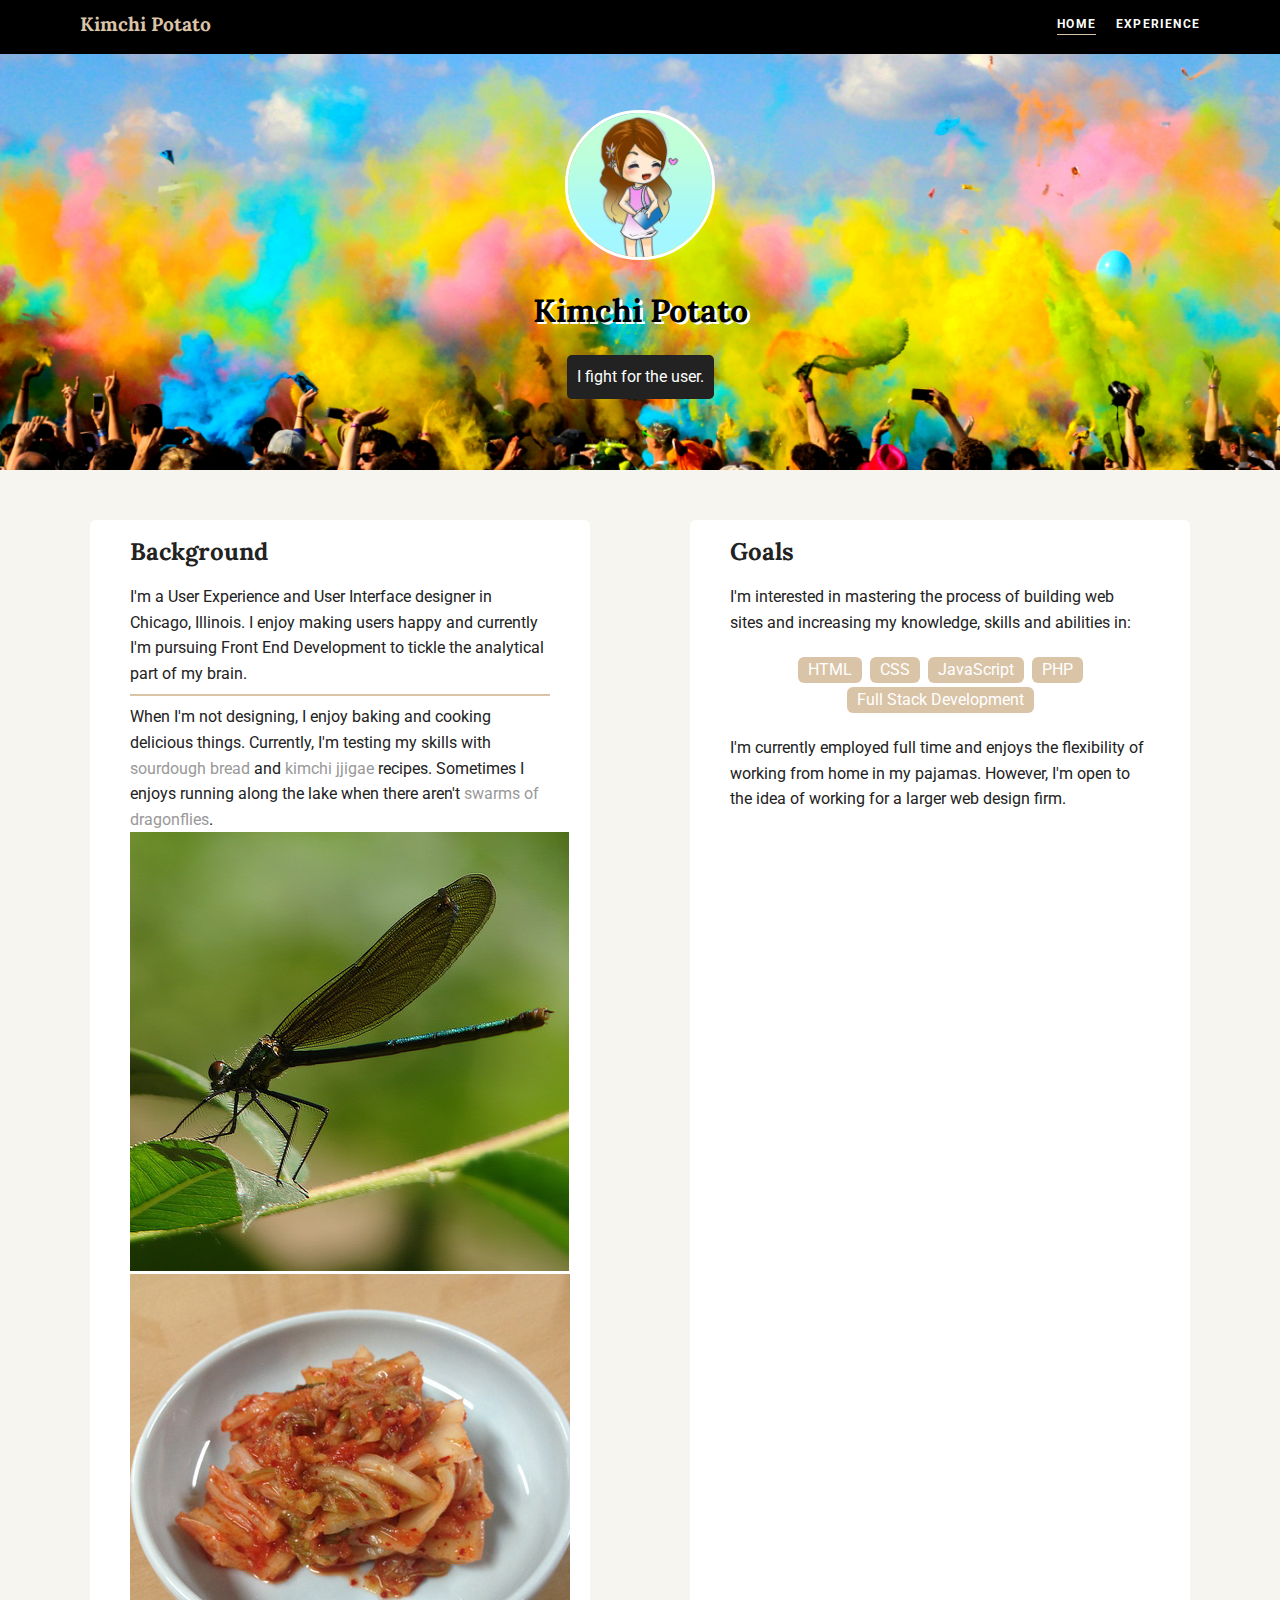
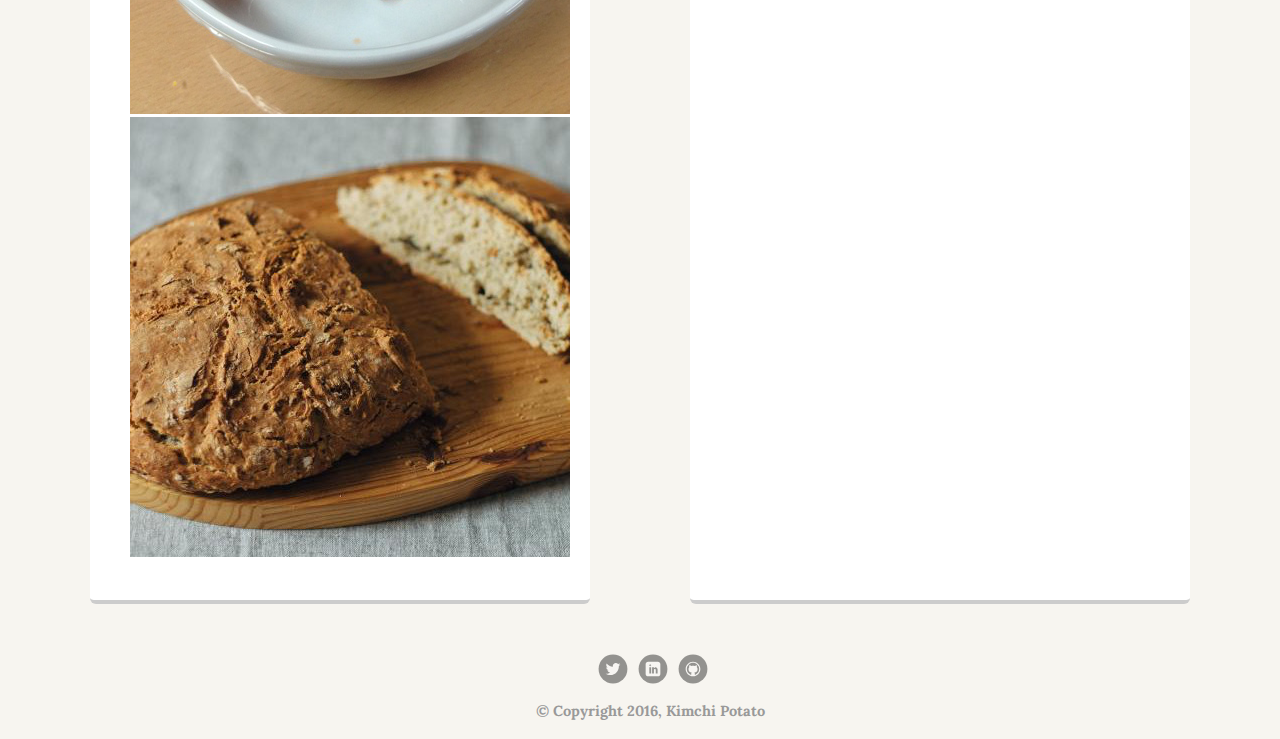
<file: index.html>
<!doctype html>
<html lang="en">
<head>
  <meta charset="utf-8">
  <title>Kimchi Potato's Profile</title>
  <meta name="viewport" content="width=device-width, initial-scale=1.0">
  <link rel="stylesheet" href="css/reset.css"> <!-- CSS reset -->
  <link rel="stylesheet" href="css/styles.css">
  <link href="https://fonts.googleapis.com/css?family=Muli%7CRoboto:400,300,500,700,900" rel="stylesheet">
  <link href='https://fonts.googleapis.com/css?family=Lora:400,700' rel='stylesheet' type='text/css'>
  <script src="js/modernizr.js"></script> <!-- Modernizr --></head>
  <body>

    <div class="main-nav">
        <ul class="nav">
          <li class="name">Kimchi Potato</li>
          <li><a href="index.html" class="selected">Home</a></li>
          <li><a href="experience.html">Experience</a></li>
        </ul>
    </div>

    <header>
      <img src="images/me.png" alt="Drawing of me" class="profile-image">
      <h1 class="tag name">Kimchi Potato</h1>
      <p class="tag location">I fight for the user.</p>
    </header>

    <main class="flex">
      <div class="card">
        <h2>Background</h2>
        <p>I'm a User Experience and User Interface designer in Chicago, Illinois. I enjoy making users happy and currently I'm pursuing Front End Development to tickle the analytical part of my brain.</p>
        <hr>
        <p>When I'm not designing, I enjoy baking and cooking delicious things. Currently, I'm testing my skills with <a href="https://www.theperfectloaf.com/best-sourdough-recipe/" target="_blank">sourdough bread</a> and <a href="http://www.maangchi.com/recipe/kimchi-jjigae" target="_blank">kimchi jjigae</a> recipes. Sometimes I enjoys running along the lake when there aren't <a href="https://www.dnainfo.com/chicago/20160803/lincoln-park/giant-dragonfly-swarms-are-coming-but-you-have-nothing-fear" target="_blank">swarms of dragonflies</a>.</p>
        <img src="images/dragonfly.jpg" alt="dragonfly image" class="card_img">
        <img src="images/kimchi.jpg" alt="kimchi image" class="card_img">
        <img src="images/bread.jpg" alt="bread image" class="card_img">
      </div> 

      <div class="card">
        <h2>Goals</h2>
        <p>I'm interested in mastering the process of building web sites and increasing my knowledge, skills and abilities in:</p>
        <ul class="skills">
          <li>HTML</li>
          <li>CSS</li>
          <li>JavaScript</li>
          <li>PHP</li>
          <li>Full Stack Development</li>
        </ul>
        <p>I'm currently employed full time and enjoys the flexibility of working from home in my pajamas. However, I'm open to the idea of working for a larger web design firm.</p>
      </div> 

    </main>
    <footer>
      <ul>
        <li><a href="https://twitter.com/Kimchi__Potato" class="social twitter" target="_blank">Twitter</a></li>
        <li><a href="https://www.linkedin.com/in/meenadavis" class="social linkedin" target="_blank">LinkedIn</a></li>
        <li><a href="https://github.com/kimchipotato" class="social github" target="_blank">Github</a></li>
      </ul>
      <p class="copyright">&copy; Copyright 2016, Kimchi Potato</p>
    </footer>
  </body>
  </html>
</file>
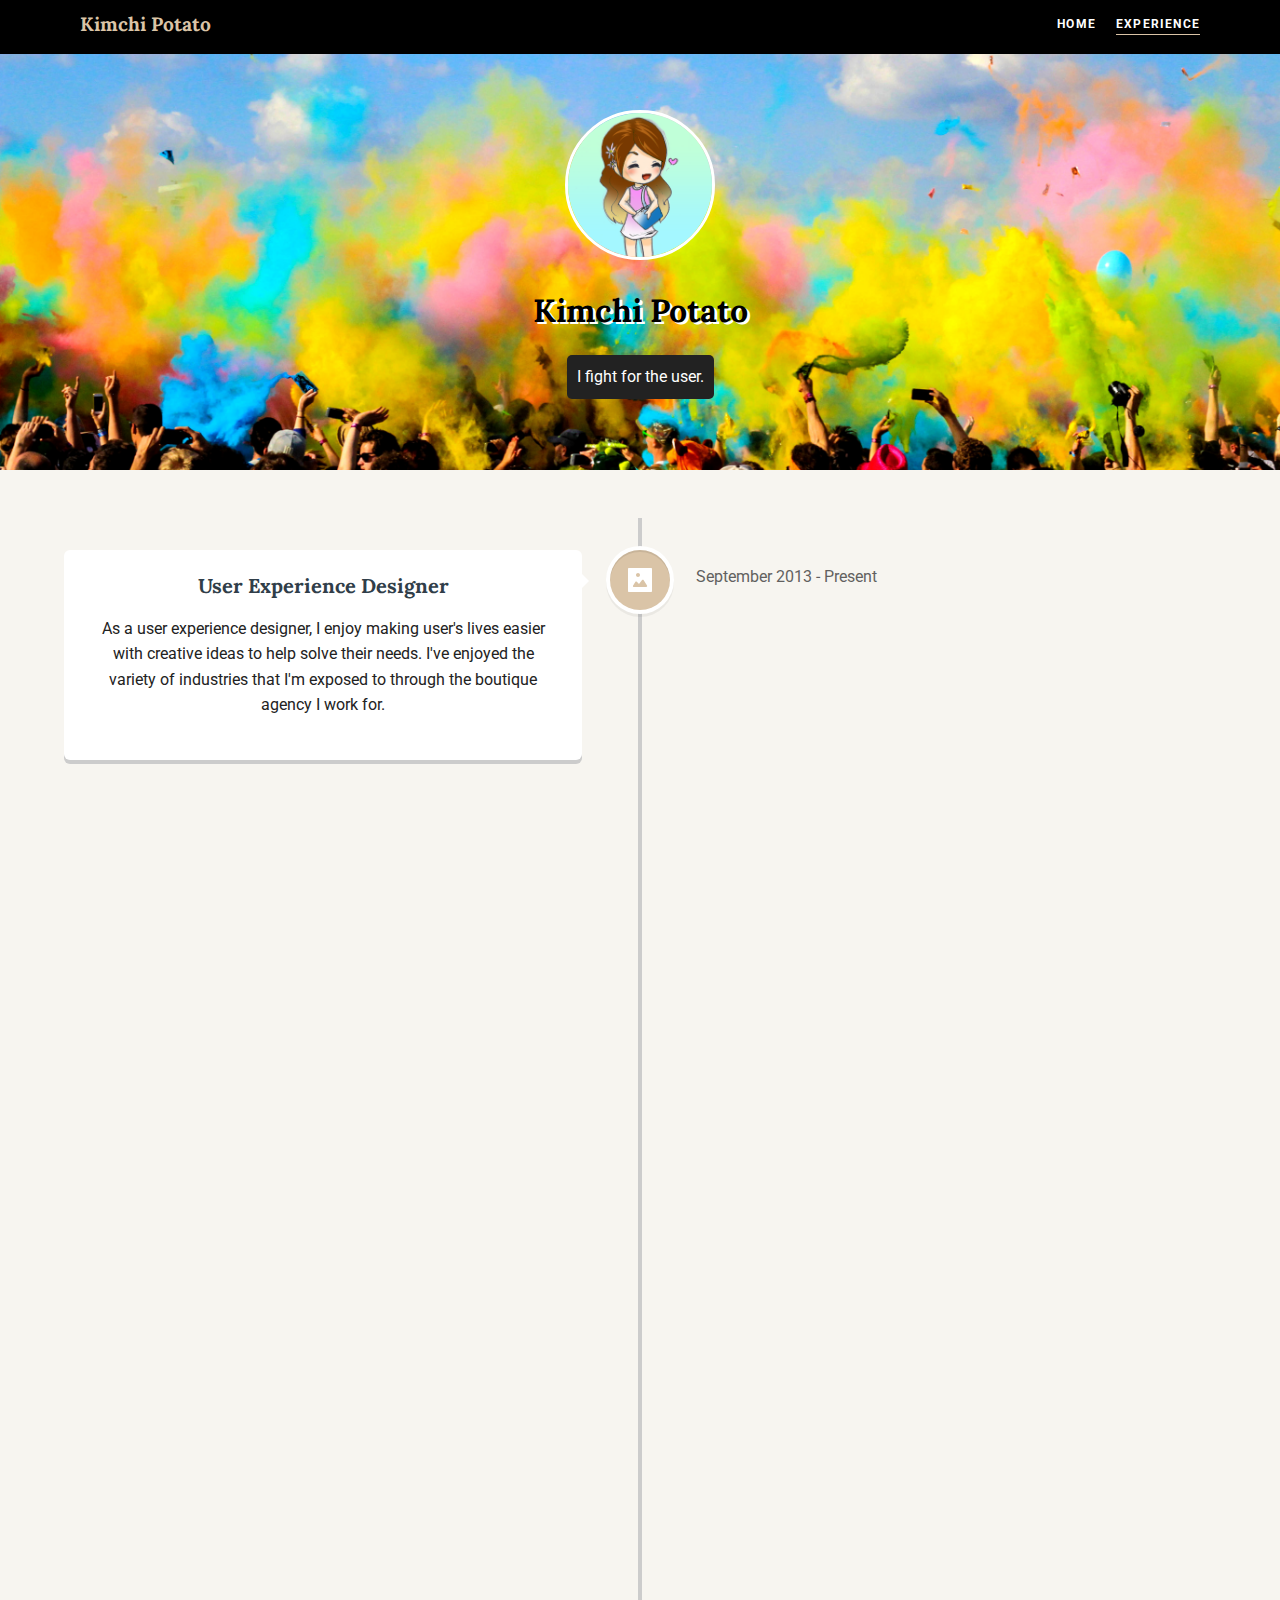
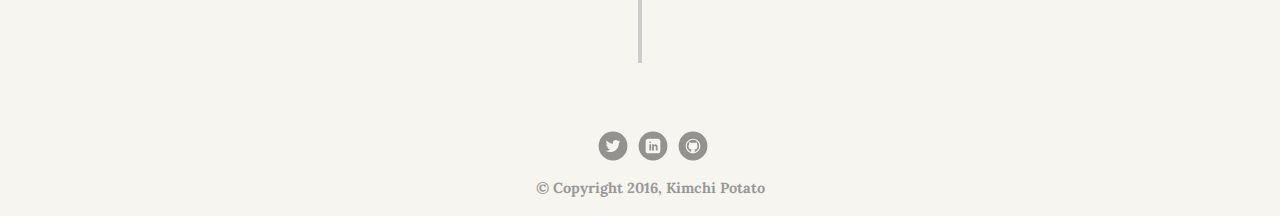
<file: experience.html>
<!doctype html>
<html lang="en">
<head>
  <meta charset="utf-8">
  <title>Kimchi Potato's Profile</title>
  <meta name="viewport" content="width=device-width, initial-scale=1.0">
  <link rel="stylesheet" href="css/reset.css"> <!-- CSS reset -->
  <link rel="stylesheet" href="css/styles.css">
  <link href="https://fonts.googleapis.com/css?family=Muli%7CRoboto:400,300,500,700,900" rel="stylesheet">
  <link href='https://fonts.googleapis.com/css?family=Lora:400,700' rel='stylesheet' type='text/css'>
  <script src="js/modernizr.js"></script> <!-- Modernizr --></head>
  <body>

    <div class="main-nav">
        <ul class="nav">
          <li class="name">Kimchi Potato</li>
          <li><a href="index.html">Home</a></li>
          <li><a href="experience.html" class="selected">Experience</a></li>
        </ul>
    </div>

    <header>
      <img src="images/me.png" alt="Drawing of me" class="profile-image">
      <h1 class="tag name">Kimchi Potato</h1>
      <p class="tag location">I fight for the user.</p>
    </header>

    <section id="cd-timeline" class="cd-container">
      <div class="cd-timeline-block">
        <div class="cd-timeline-img cd-picture">
          <img src="images/cd-icon-picture.svg" alt="Picture">
        </div> <!-- cd-timeline-img -->

        <div class="cd-timeline-content">
          <h2>User Experience Designer</h2>
          <p>As a user experience designer, I enjoy making user's lives easier with creative ideas to help solve their needs. I've enjoyed the variety of industries that I'm exposed to through the boutique agency I work for.</p>
          <span class="cd-date">September 2013 - Present</span>
        </div> <!-- cd-timeline-content -->
      </div> <!-- cd-timeline-block -->

      <div class="cd-timeline-block">
        <div class="cd-timeline-img cd-picture">
          <img src="images/cd-icon-picture.svg" alt="Picture">
        </div> <!-- cd-timeline-img -->

        <div class="cd-timeline-content">
          <h2>Art Director</h2>
          <p>For a year I worked as an Art Director for the international magazines Sophisticate's Black Hair Guide and Sophisticate's Hairstyle Guide. My main responsibilities included art direction of photo shoots, direction and design of the magazines, as well as providing artwork for the company blog and networking websites.</p>
          <span class="cd-date">October 2012 - September 2013</span>
        </div> <!-- cd-timeline-content -->
      </div> <!-- cd-timeline-block -->

      <div class="cd-timeline-block">
        <div class="cd-timeline-img cd-picture">
          <img src="images/cd-icon-picture.svg" alt="Picture">
        </div> <!-- cd-timeline-img -->

        <div class="cd-timeline-content">
          <h2>Graphic Designer &amp; Website Content Manager</h2>
          <p>As a Graphic Designer &amp; Website Content Manager at Sourcery Solutions, I mainly was responsible for design and maintenance of the company website, designing weekly marketing blasts, designing seasonal catalogs, and managing the company's design intern.</p>
          <span class="cd-date">December 2010 - October 2012</span>
        </div> <!-- cd-timeline-content -->
      </div> <!-- cd-timeline-block -->

      <div class="cd-timeline-block">
        <div class="cd-timeline-img cd-picture">
          <img src="images/cd-icon-picture.svg" alt="Movie">
        </div> <!-- cd-timeline-img -->

        <div class="cd-timeline-content">
          <h2>Production Designer</h2>
          <p>The Exponent is Indiana's largest collegiate daily newspaper. As a design student at Purdue University, I worked for The Exponent creating web banners, cover guides, and advertisments for local clients.</p>
          <span class="cd-date">2008 - 2010</span>
        </div> <!-- cd-timeline-content -->
      </div> <!-- cd-timeline-block -->
    
    </section> <!-- cd-timeline -->

    <footer>
      <ul>
        <li><a href="https://twitter.com/Kimchi__Potato" class="social twitter" target="_blank">Twitter</a></li>
        <li><a href="https://www.linkedin.com/in/meenadavis" class="social linkedin" target="_blank">LinkedIn</a></li>
        <li><a href="https://github.com/kimchipotato" class="social github" target="_blank">Github</a></li>
      </ul>
      <p class="copyright">&copy; Copyright 2016, Kimchi Potato</p>
    </footer>
    <script src="http://ajax.googleapis.com/ajax/libs/jquery/1.11.0/jquery.min.js"></script>
    <script src="js/main.js"></script> <!-- Resource jQuery -->
  </body>
  </html>
</file>
<file: css/styles.css>
/* Global Layout Set-up */
* { 
  box-sizing: border-box;
}
  
body {
  margin: 0;
  padding: 0;
  text-align: center;
  font-family: 'Roboto', sans-serif;
  color: #222;
  background: #f7f5f0;
}

hr {
  border: 1px solid #dac4a7;
}

/* Link Styles */

a {
  text-decoration: none;
  color: #999;
}
a:hover {
  color: #dac4a7;
}

/* Header Styles */

h2 {
  font-family: 'Lora', serif;
  font-size: 1.5em;
  font-weight: 900;
  margin-bottom: 20px;
}

/* Section Styles */

.main-nav {
  width: 100%;
  background: #000;
  min-height: 30px;
  padding: 10px;
  position: fixed;
  text-align: left;
  z-index: 100;
}
.nav {
  display: flex;
  display: -webkit-flex;
  -webkit-flex-direction: row;
  flex-direction: row;
  justify-content: space-around;
  font-weight: 700;
  list-style-type: none;
  margin: 0 auto;
  padding: 0;
}

.selected {
  border-bottom: 1px solid #dac4a7;
  padding-bottom: 3px;
}

.nav .name {
  font-family: 'Lora', serif;
  font-size: 1.2em;
  display: block;
  margin-right: auto;
  color: #dac4a7;
}
.nav li {
  padding: 5px 10px 10px 10px;
}
.nav a {
  color: #fff;
  font-size: .75em;
  text-transform: uppercase; 
  letter-spacing: .1em;
  transition: all .5s;
}
.nav a:hover {
  color: #dac4a7;
}

header {
  text-align: center;
  background: url('../images/colorful.jpg') no-repeat center ;
  background-size: cover;
  overflow: hidden;
  padding-top: 60px;
}
header {
  line-height: 1.5;
}
header .profile-image {
  margin-top: 50px;
  width: 150px;
  height: 150px;
  border-radius: 50%;
  border: 3px solid white;
  transition: all .5s;
}
header .profile-image:hover {
  transform: scale(1.1) rotate(0deg);
}
header h1.tag.name {
  font-size: 2em;
  font-weight: 900;
  font-family: 'Lora',serif;
}
.tag {
  /*background-color: #fff;*/
  color: black;
  padding: 10px;
  border-radius: 5px;
  display: table;
  margin: 10px auto;
} 
h1.tag {
  text-shadow: 3px 2px 0 #fff;
}
.location {
  background-color: #222;
  color: #fff;
}
.card {
  margin: 30px;
  padding: 20px 40px 40px;
  max-width: 500px;
  text-align: left;
  background: #fff;
  border-bottom: 4px solid #ccc;
  border-radius: 6px;
  transition: all .5s;
  float: left;
}
.card:hover {
  border-color: #dac4a7;
}

ul.skills {
  padding: 0;
  text-align: center;
  margin: 20px 0;
}

.skills li {
  border-radius: 6px;
  display: inline-block;
  background: #dac4a7;
  color: white;
  padding: 5px 10px;
  margin: 2px;
}

footer {
  width: 100%;
  min-height: 30px;
  padding: 20px 0 20px 20px;
  display: block;
  clear: both;
}

footer .copyright {
  color: #999;
  font-family: 'Lora', serif;
  font-weight: 900;
  top: -8px;
  font-size: .7em;
}

footer ul {
  list-style-type: none;
  margin: 0;
  padding: 0;
}

footer ul li {
  display: inline-block;
}

a.social {
  display: inline-block;
  text-indent: -9999px;
  margin-left: 5px;
  width: 30px;
  height: 30px;
  background-size: 30px 30px;
  opacity: .4;
  transition: all .5s;
  margin-bottom: 20px;
}
a.twitter {
  background-image: url('../images/twitter.svg');
}
a.linkedin {
  background-image: url('../images/linkedin.svg');
}
a.github {
  background-image: url('../images/github.svg');
}
a.social:hover {
  opacity: 1;
}
.clearfix {
  clear: both;
}

/* Styles for larger screens */
@media screen and (min-width: 720px) {
  
  .flex {
      display: -ms-flexbox;      /* TWEENER - IE 10 */
      display: flex; 
      max-width: 1200px;
      -ms-flex-pack: distribute;
      justify-content: space-around;
      margin: 0 auto;
  }

  header {
    min-height: 470px;
  }

  .nav {
    max-width: 1200px;
    padding: 0 30px;
  }


  main {
    padding-top: 20px;
  }

  main p {
    line-height: 1.6em;
  }

  footer {
    font-size: 1.3em;
    max-width: 1200px;
    margin: 0 auto;
  }

}

/* Styles for small screen */
@media screen and (max-width: 660px) {
  header {
    background: linear-gradient(
      rgba(255, 255, 255, 0.45), 
      rgba(255, 255, 255, 0.45)
    ), url('../images/colorful.jpg') no-repeat center ;
    background-size: cover;
  }
  p {
    line-height: 1.5em;
  }

}

@media screen and (max-width:770px) {
  p.tag.location {
    margin-bottom: 25px;
  }
}

/* Timeline */

/* -------------------------------- 

Modules - reusable parts of our design

-------------------------------- */
.cd-container {
  /* this class is used to give a max-width to the element it is applied to, and center it horizontally when it reaches that max-width */
  width: 90%;
  max-width: 1170px;
  margin: 0 auto;
}
.cd-container::after {
  /* clearfix */
  content: '';
  display: table;
  clear: both;
}

/* -------------------------------- 

Main components 

-------------------------------- */

span.cd-date {
  text-align: left;
}

#cd-timeline {
  position: relative;
  padding: 2em 0;
  margin-top: 2em;
  margin-bottom: 2em;
}
#cd-timeline::before {
  /* this is the vertical line */
  content: '';
  position: absolute;
  top: 0;
  left: 18px;
  height: 100%;
  width: 4px;
  background: #ccc;
}
@media only screen and (min-width: 1170px) {
  #cd-timeline {
    margin-top: 3em;
    margin-bottom: 3em;
  }
  #cd-timeline::before {
    left: 50%;
    margin-left: -2px;
  }
}

.cd-timeline-block {
  position: relative;
  margin: 2em 0;
}
.cd-timeline-block:after {
  content: "";
  display: table;
  clear: both;
}
.cd-timeline-block:first-child {
  margin-top: 0;
}
.cd-timeline-block:last-child {
  margin-bottom: 0;
}
@media only screen and (min-width: 1170px) {
  .cd-timeline-block {
    margin: 4em 0;
  }
  .cd-timeline-block:first-child {
    margin-top: 0;
  }
  .cd-timeline-block:last-child {
    margin-bottom: 0;
  }
}

.cd-timeline-img {
  position: absolute;
  top: 0;
  left: 0;
  width: 40px;
  height: 40px;
  border-radius: 50%;
  box-shadow: 0 0 0 4px white, inset 0 2px 0 rgba(0, 0, 0, 0.08), 0 3px 0 4px rgba(0, 0, 0, 0.05);
}
.cd-timeline-img img {
  display: block;
  width: 24px;
  height: 24px;
  position: relative;
  left: 50%;
  top: 50%;
  margin-left: -12px;
  margin-top: -12px;
}
.cd-timeline-img.cd-picture {
  background: #dac4a7;
}
.cd-timeline-img.cd-movie {
  background: #c03b44;
}
.cd-timeline-img.cd-location {
  background: #f0ca45;
}
@media only screen and (min-width: 1170px) {
  .cd-timeline-img {
    width: 60px;
    height: 60px;
    left: 50%;
    margin-left: -30px;
    /* Force Hardware Acceleration in WebKit */
    -webkit-transform: translateZ(0);
    -webkit-backface-visibility: hidden;
  }
  .cssanimations .cd-timeline-img.is-hidden {
    visibility: hidden;
  }
  .cssanimations .cd-timeline-img.bounce-in {
    visibility: visible;
    -webkit-animation: cd-bounce-1 0.6s;
    -moz-animation: cd-bounce-1 0.6s;
    animation: cd-bounce-1 0.6s;
  }
}

@-webkit-keyframes cd-bounce-1 {
  0% {
    opacity: 0;
    -webkit-transform: scale(0.5);
  }

  60% {
    opacity: 1;
    -webkit-transform: scale(1.2);
  }

  100% {
    -webkit-transform: scale(1);
  }
}
@-moz-keyframes cd-bounce-1 {
  0% {
    opacity: 0;
    -moz-transform: scale(0.5);
  }

  60% {
    opacity: 1;
    -moz-transform: scale(1.2);
  }

  100% {
    -moz-transform: scale(1);
  }
}
@keyframes cd-bounce-1 {
  0% {
    opacity: 0;
    -webkit-transform: scale(0.5);
    -moz-transform: scale(0.5);
    -ms-transform: scale(0.5);
    -o-transform: scale(0.5);
    transform: scale(0.5);
  }

  60% {
    opacity: 1;
    -webkit-transform: scale(1.2);
    -moz-transform: scale(1.2);
    -ms-transform: scale(1.2);
    -o-transform: scale(1.2);
    transform: scale(1.2);
  }

  100% {
    -webkit-transform: scale(1);
    -moz-transform: scale(1);
    -ms-transform: scale(1);
    -o-transform: scale(1);
    transform: scale(1);
  }
}
.cd-timeline-content {
  position: relative;
  margin-left: 60px;
  background: white;
  border-radius: 6px;
  padding: 1em;
  box-shadow: 0 4px 0 #ccc;
  transition: all .5s;
}
.cd-timeline-content:hover {
  box-shadow: 0 4px 0 #dac4a7;
}
.cd-timeline-content:after {
  content: "";
  display: table;
  clear: both;
}
.cd-timeline-content h2 {
  color: #303e49;
}
.cd-timeline-content p, .cd-timeline-content .cd-read-more, .cd-timeline-content .cd-date {
  font-size: 13px;
  font-size: 0.8125rem;
}
.cd-timeline-content .cd-read-more, .cd-timeline-content .cd-date {
  display: inline-block;
}
.cd-timeline-content p {
  margin: 1em 0;
  line-height: 1.6;
}
.cd-timeline-content .cd-read-more {
  float: right;
  padding: .8em 1em;
  background: #acb7c0;
  color: white;
  border-radius: 0.25em;
}
.no-touch .cd-timeline-content .cd-read-more:hover {
  background-color: #bac4cb;
}
.cd-timeline-content .cd-date {
  float: left;
  padding: .8em 0;
  opacity: .7;
}
.cd-timeline-content::before {
  content: '';
  position: absolute;
  top: 16px;
  right: 100%;
  height: 0;
  width: 0;
  border: 7px solid transparent;
  border-right: 7px solid white;
}
@media only screen and (min-width: 768px) {
  .cd-timeline-content h2 {
    font-size: 20px;
    font-size: 1.25rem;
  }
  .cd-timeline-content p {
    font-size: 16px;
    font-size: 1rem;
  }
  .cd-timeline-content .cd-read-more, .cd-timeline-content .cd-date {
    font-size: 14px;
    font-size: 0.875rem;
  }
}
@media only screen and (min-width: 1170px) {
  .cd-timeline-content {
    margin-left: 0;
    padding: 1.6em;
    width: 45%;
  }
  .cd-timeline-content::before {
    top: 24px;
    left: 100%;
    border-color: transparent;
    border-left-color: white;
  }
  .cd-timeline-content .cd-read-more {
    float: left;
  }
  .cd-timeline-content .cd-date {
    position: absolute;
    width: 100%;
    left: 122%;
    top: 6px;
    font-size: 16px;
    font-size: 1rem;
  }
  .cd-timeline-block:nth-child(even) .cd-timeline-content {
    float: right;
  }
  .cd-timeline-block:nth-child(even) .cd-timeline-content::before {
    top: 24px;
    left: auto;
    right: 100%;
    border-color: transparent;
    border-right-color: white;
  }
  .cd-timeline-block:nth-child(even) .cd-timeline-content .cd-read-more {
    float: right;
  }
  .cd-timeline-block:nth-child(even) .cd-timeline-content .cd-date {
    left: auto;
    right: 122%;
    text-align: right;
  }
  .cssanimations .cd-timeline-content.is-hidden {
    visibility: hidden;
  }
  .cssanimations .cd-timeline-content.bounce-in {
    visibility: visible;
    -webkit-animation: cd-bounce-2 0.6s;
    -moz-animation: cd-bounce-2 0.6s;
    animation: cd-bounce-2 0.6s;
  }
}

@media only screen and (min-width: 1170px) {
  /* inverse bounce effect on even content blocks */
  .cssanimations .cd-timeline-block:nth-child(even) .cd-timeline-content.bounce-in {
    -webkit-animation: cd-bounce-2-inverse 0.6s;
    -moz-animation: cd-bounce-2-inverse 0.6s;
    animation: cd-bounce-2-inverse 0.6s;
  }
}
@-webkit-keyframes cd-bounce-2 {
  0% {
    opacity: 0;
    -webkit-transform: translateX(-100px);
  }

  60% {
    opacity: 1;
    -webkit-transform: translateX(20px);
  }

  100% {
    -webkit-transform: translateX(0);
  }
}
@-moz-keyframes cd-bounce-2 {
  0% {
    opacity: 0;
    -moz-transform: translateX(-100px);
  }

  60% {
    opacity: 1;
    -moz-transform: translateX(20px);
  }

  100% {
    -moz-transform: translateX(0);
  }
}
@keyframes cd-bounce-2 {
  0% {
    opacity: 0;
    -webkit-transform: translateX(-100px);
    -moz-transform: translateX(-100px);
    -ms-transform: translateX(-100px);
    -o-transform: translateX(-100px);
    transform: translateX(-100px);
  }

  60% {
    opacity: 1;
    -webkit-transform: translateX(20px);
    -moz-transform: translateX(20px);
    -ms-transform: translateX(20px);
    -o-transform: translateX(20px);
    transform: translateX(20px);
  }

  100% {
    -webkit-transform: translateX(0);
    -moz-transform: translateX(0);
    -ms-transform: translateX(0);
    -o-transform: translateX(0);
    transform: translateX(0);
  }
}
@-webkit-keyframes cd-bounce-2-inverse {
  0% {
    opacity: 0;
    -webkit-transform: translateX(100px);
  }

  60% {
    opacity: 1;
    -webkit-transform: translateX(-20px);
  }

  100% {
    -webkit-transform: translateX(0);
  }
}
@-moz-keyframes cd-bounce-2-inverse {
  0% {
    opacity: 0;
    -moz-transform: translateX(100px);
  }

  60% {
    opacity: 1;
    -moz-transform: translateX(-20px);
  }

  100% {
    -moz-transform: translateX(0);
  }
}
@keyframes cd-bounce-2-inverse {
  0% {
    opacity: 0;
    -webkit-transform: translateX(100px);
    -moz-transform: translateX(100px);
    -ms-transform: translateX(100px);
    -o-transform: translateX(100px);
    transform: translateX(100px);
  }

  60% {
    opacity: 1;
    -webkit-transform: translateX(-20px);
    -moz-transform: translateX(-20px);
    -ms-transform: translateX(-20px);
    -o-transform: translateX(-20px);
    transform: translateX(-20px);
  }

  100% {
    -webkit-transform: translateX(0);
    -moz-transform: translateX(0);
    -ms-transform: translateX(0);
    -o-transform: translateX(0);
    transform: translateX(0);
  }
}
</file>
